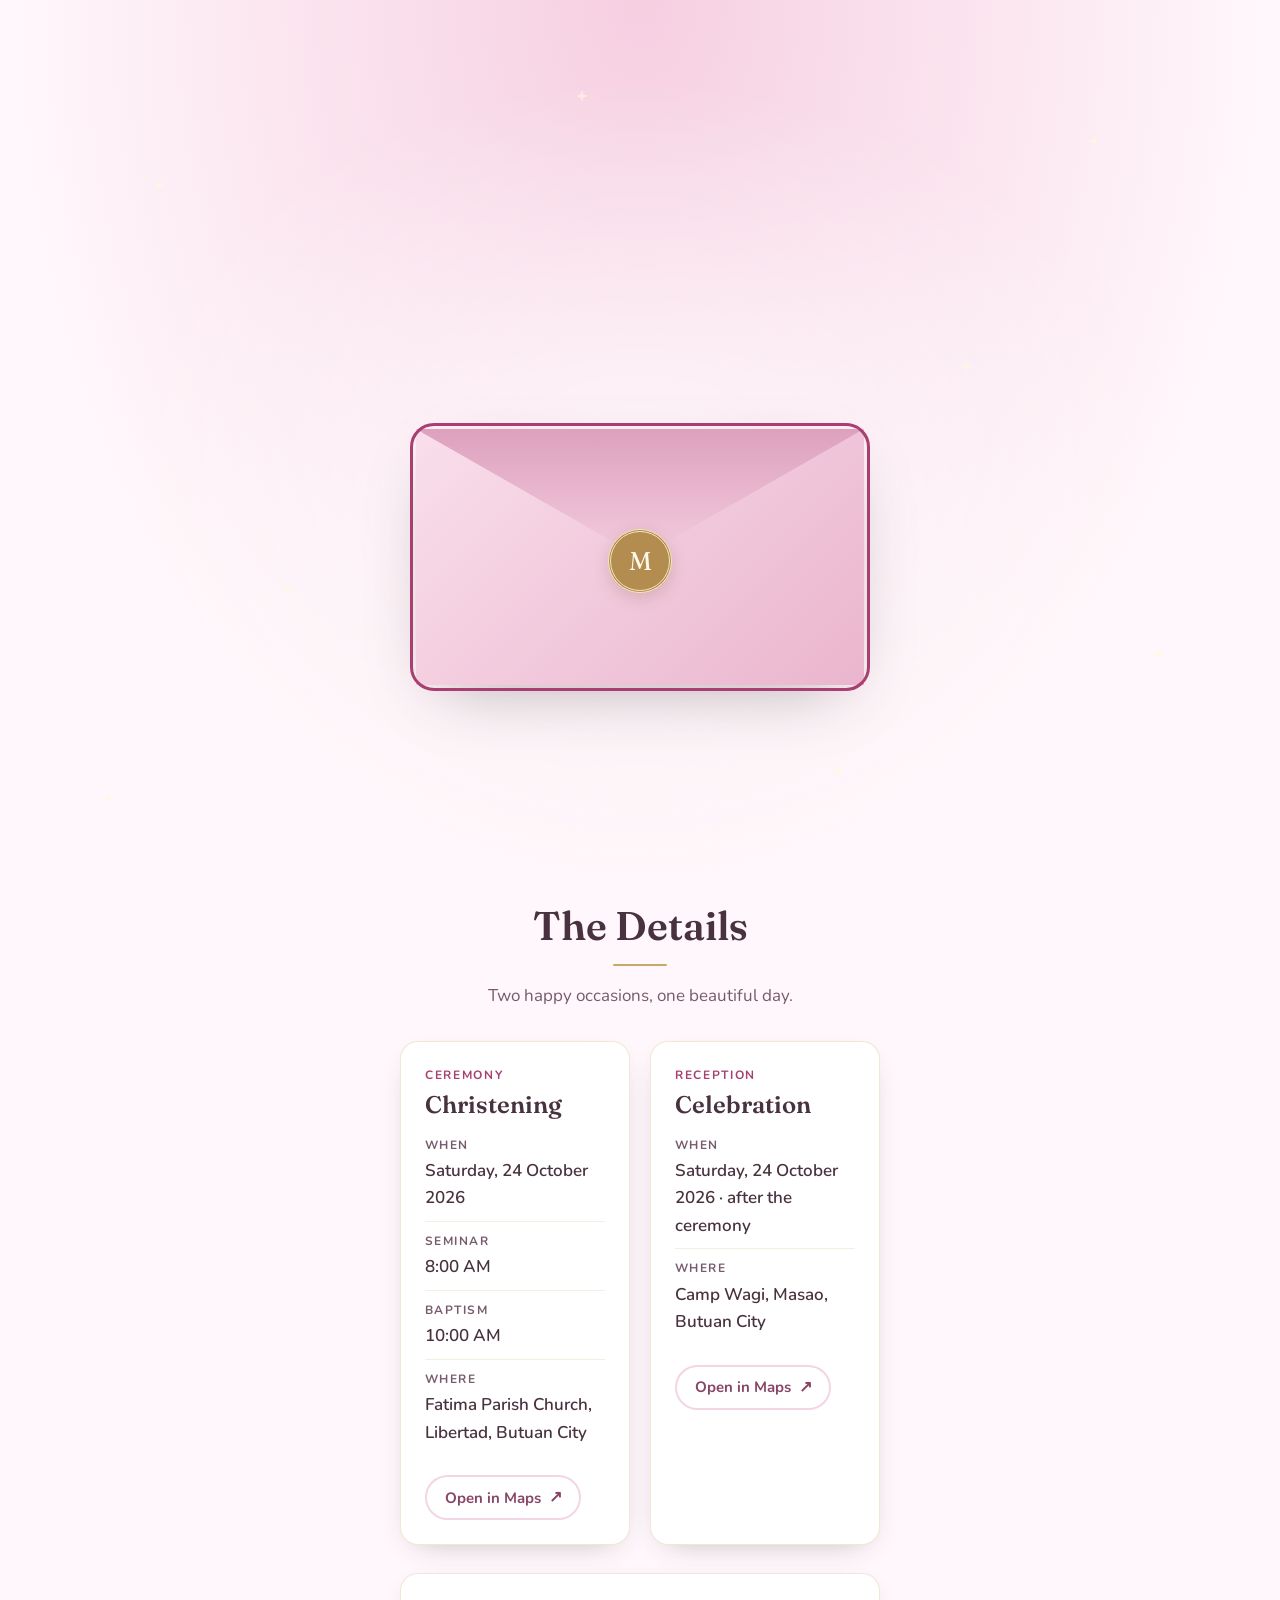
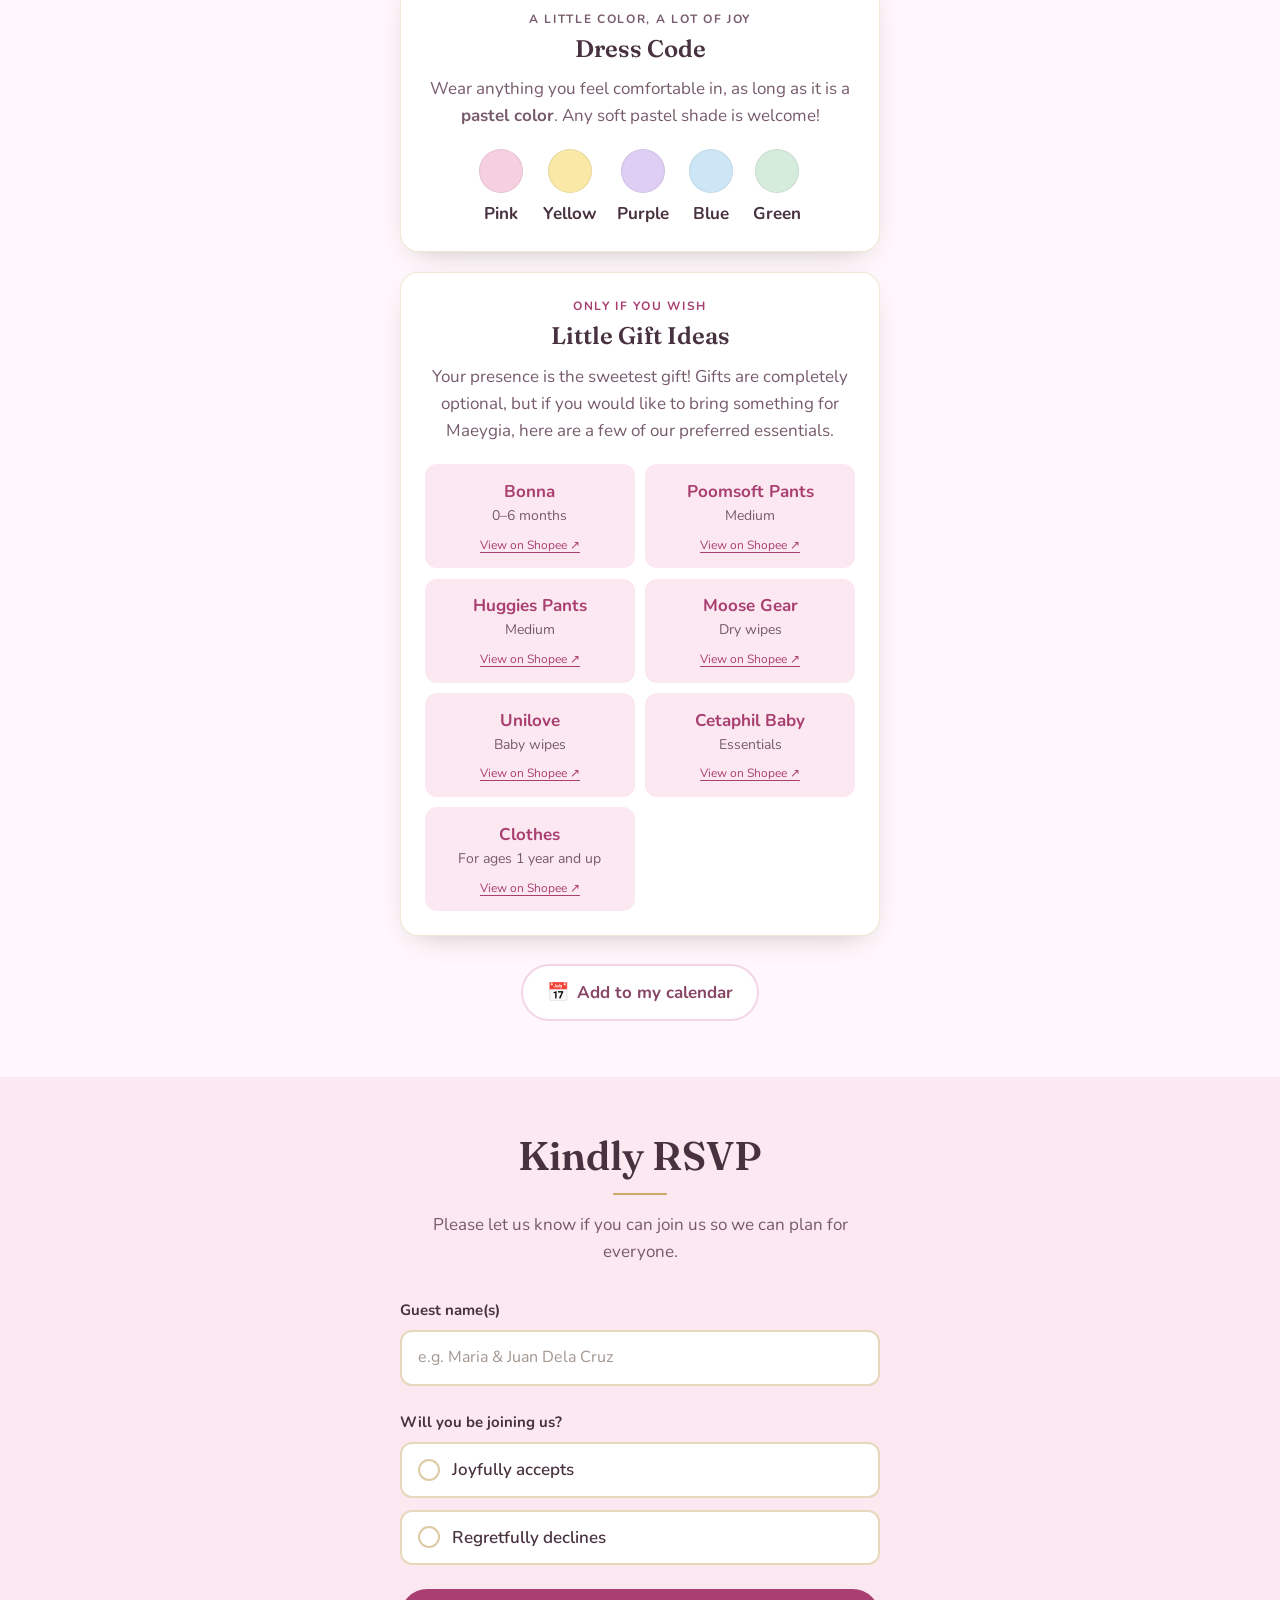
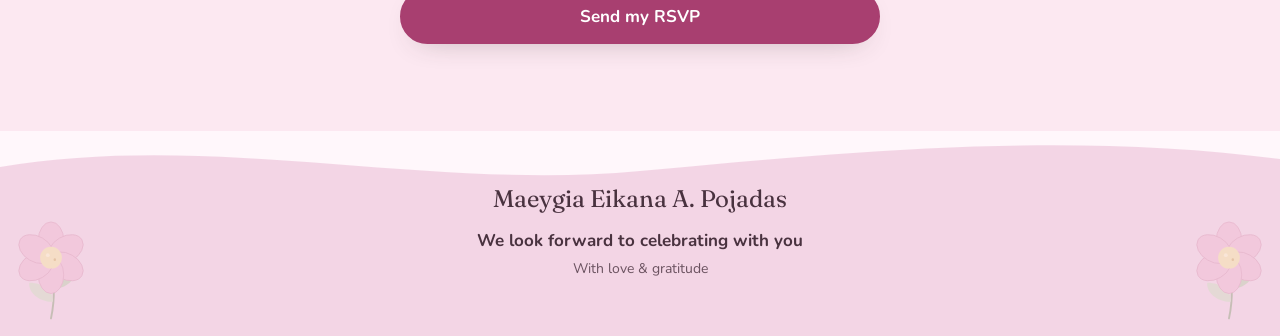
<file: index.html>
<!DOCTYPE html>
<html lang="en">
<head>
  <meta charset="utf-8">
  <meta name="viewport" content="width=device-width, initial-scale=1, viewport-fit=cover">
  <title>YOU ARE INVITED &mdash; Maeygia Eikana A. Pojadas &mdash; Christening</title>
  <meta name="description" content="You are warmly invited to the christening of Maeygia Eikana A. Pojadas on 24 October 2026 at Fatima Parish Church, with the reception at Camp Wagi, Masao, Butuan City. Please let us know if you can join us.">
  <meta name="theme-color" content="#fff7fb">
  <meta name="color-scheme" content="light">

  <link rel="canonical" href="https://maeygia.netlify.app/">
  <meta property="og:title" content="YOU ARE INVITED &mdash; Maeygia Eikana A. Pojadas &mdash; Christening">
  <meta property="og:description" content="24 October 2026 &middot; Fatima Parish Church &middot; Camp Wagi, Masao, Butuan City">
  <meta property="og:type" content="website">
  <meta property="og:url" content="https://maeygia.netlify.app/">
  <meta property="og:image" content="https://maeygia.netlify.app/images/preview-share-v3.jpg">
  <meta property="og:image:secure_url" content="https://maeygia.netlify.app/images/preview-share-v3.jpg">
  <meta property="og:image:type" content="image/jpeg">
  <meta property="og:image:width" content="1671">
  <meta property="og:image:height" content="941">
  <meta property="og:image:alt" content="Maeygia Eikana A. Pojadas christening invitation with her photo and pastel pink flowers">

  <link rel="preconnect" href="https://fonts.googleapis.com">
  <link rel="preconnect" href="https://fonts.gstatic.com" crossorigin>
  <link rel="stylesheet" href="https://fonts.googleapis.com/css2?family=Fraunces:opsz,wght@9..144,400;9..144,600&amp;family=Nunito:wght@400;600;700&amp;display=swap">
  <link rel="stylesheet" href="/css/styles.css?v=20260927-sticker">

</head>

<body>
  <a class="skip-link" href="#rsvp">Skip to RSVP</a>

  <header class="hero">
    <div class="hero__art" aria-hidden="true">
      <img class="flower flower--top-left" src="/images/flower.svg" alt="">
      <img class="flower flower--top-right" src="/images/flower.svg" alt="">
      <img class="flower flower--corner-left" src="/images/flower.svg" alt="">
      <img class="flower flower--corner-right" src="/images/flower.svg" alt="">
      <img class="flower flower--top-small-left" src="/images/flower.svg" alt="">
      <img class="flower flower--top-small-right" src="/images/flower.svg" alt="">
      <img class="flower flower--side-left" src="/images/flower.svg" alt="">
      <img class="flower flower--side-right" src="/images/flower.svg" alt="">
      <svg class="hero__blob" viewBox="0 0 200 200" role="presentation">
        <path fill="currentColor" d="M45.5,-59.5C56.6,-49.6,64.1,-35.1,66.8,-19.4C69.5,-3.7,67.4,13.2,59.7,26.4C52,39.6,38.7,49.1,25.2,55.3C11.7,61.5,-2,64.4,-12.9,58.6C-23.8,52.8,-31.9,38.3,-35.4,23.5C-38.9,8.7,-37.8,-6.4,-30.2,-19.3C-22.6,-32.2,-8.5,-42.9,5.6,-53.6C19.7,-64.3,34.4,-69.4,45.5,-59.5Z" transform="translate(100 100)"/>
      </svg>
      <svg class="hero__blob hero__blob--2" viewBox="0 0 200 200" role="presentation">
        <path fill="currentColor" d="M39.9,-51.3C50.7,-45.9,58.8,-34.8,63.9,-21.3C69,-7.8,71.1,8.3,66.3,21.4C61.5,34.5,49.8,44.6,37.3,50.3C24.8,56,11.5,57.3,0.3,52.4C-10.9,47.5,-20.1,36.4,-24.8,23.1C-29.5,9.8,-29.7,-5.6,-24.2,-18.2C-18.7,-30.8,-7.5,-40.6,3.7,-50.4C14.9,-60.2,29.1,-56.7,39.9,-51.3Z" transform="translate(100 100)"/>
      </svg>
      <svg class="sprig sprig--left" viewBox="0 0 120 240" role="presentation">
        <path fill="none" stroke="currentColor" stroke-width="2" stroke-linecap="round" d="M60 185V40"/>
        <path fill="none" stroke="currentColor" stroke-width="1.5" stroke-linecap="round" d="M60 170c-18-4-30-16-34-32M60 140c18-4 30-16 34-32M60 110c-18-4-30-16-34-32M60 80c18-4 30-16 34-32"/>
        <circle cx="60" cy="30" r="7" fill="currentColor" stroke="none"/>
      </svg>
      <svg class="sprig sprig--right" viewBox="0 0 120 240" role="presentation">
        <path fill="none" stroke="currentColor" stroke-width="2" stroke-linecap="round" d="M60 185V40"/>
        <path fill="none" stroke="currentColor" stroke-width="1.5" stroke-linecap="round" d="M60 170c18-4 30-16 34-32M60 140c-18-4-30-16-34-32M60 110c18-4 30-16 34-32M60 80c-18-4-30-16-34-32"/>
        <circle cx="60" cy="30" r="7" fill="currentColor" stroke="none"/>
      </svg>
    </div>

    <div class="hero__inner">
      <div class="hero__photo-wrap" data-photo>
        <div class="hero__portrait" role="img" aria-label="Maeygia Eikana A. Pojadas smiling">
        <img class="hero__photo hero__photo--first"
             src="/images/baby.png"
             alt=""
             width="200"
             height="200"
             decoding="async"
             fetchpriority="high">
         <img class="hero__photo hero__photo--second" src="/images/baby1.png"
              alt="" width="200" height="200" decoding="async">
         <img class="hero__photo hero__photo--third" src="/images/baby3.png"
              alt="" width="200" height="200" decoding="async">
         <img class="hero__photo hero__photo--fourth" src="/images/baby4.png"
              alt="" width="200" height="200" decoding="async">
         </div>
      </div>

      <p class="hero__eyebrow">Together with our families, we joyfully announce the christening of</p>
      <h1 class="hero__name">Maeygia<span class="hero__name-break"> </span>Eikana A. Pojadas</h1>
      <p class="hero__hosts">with the love of our parents</p>

      <p class="hero__date">
        <span>Saturday, 24 October 2026</span>
        <span class="hero__dot" aria-hidden="true">&middot;</span>
        <span>Seminar: 8:00 AM</span>
        <span class="hero__dot" aria-hidden="true">&middot;</span>
        <span>Baptism: 10:00 AM</span>
      </p>

      <a class="btn btn--primary hero__cta" href="#details">View the details</a>
    </div>

    <svg class="hero__wave" viewBox="0 0 1440 120" preserveAspectRatio="none" role="presentation" aria-hidden="true">
      <path fill="currentColor" d="M0,64 C240,120 480,0 720,40 C960,80 1200,120 1440,72 L1440,120 L0,120 Z"/>
    </svg>
  </header>

  <div class="intro-stage" id="intro-stage">
    <main>
      <section class="section" id="details" aria-labelledby="details-heading">
        <h2 class="section__title" id="details-heading">The Details</h2>
        <p class="section__lede">Two happy occasions, one beautiful day.</p>

        <div class="cards">
          <article class="card" data-reveal>
            <p class="card__eyebrow">Ceremony</p>
            <h3 class="card__title">Christening</h3>
            <dl class="card__meta">
              <div class="card__row">
                <dt>When</dt>
                <dd>Saturday, 24 October 2026</dd>
              </div>
              <div class="card__row">
                <dt>Seminar</dt>
                <dd>8:00 AM</dd>
              </div>
              <div class="card__row">
                <dt>Baptism</dt>
                <dd>10:00 AM</dd>
              </div>
              <div class="card__row">
                <dt>Where</dt>
                <dd>Fatima Parish Church, Libertad, Butuan City</dd>
              </div>
            </dl>
            <a class="btn btn--ghost"
               href="https://www.google.com/maps/search/?api=1&amp;query=Fatima+Parish+Church+Butuan+City"
               target="_blank" rel="noopener noreferrer">
              Open in Maps
              <span class="btn__icon" aria-hidden="true">&nearr;</span>
            </a>
          </article>

          <article class="card" data-reveal>
            <p class="card__eyebrow">Reception</p>
            <h3 class="card__title">Celebration</h3>
            <dl class="card__meta">
              <div class="card__row">
                <dt>When</dt>
                <dd>Saturday, 24 October 2026 &middot; after the ceremony</dd>
              </div>
              <div class="card__row">
                <dt>Where</dt>
                <dd>Camp Wagi, Masao, Butuan City</dd>
              </div>
            </dl>
            <a class="btn btn--ghost"
               href="https://www.google.com/maps/search/?api=1&amp;query=Camp+Wagi+Masao+Butuan+City"
               target="_blank" rel="noopener noreferrer">
              Open in Maps
              <span class="btn__icon" aria-hidden="true">&nearr;</span>
            </a>
          </article>
        </div>

        <article class="card dress-code" aria-labelledby="dress-code-heading">
          <p class="card__eyebrow">A little color, a lot of joy</p>
          <h3 class="card__title" id="dress-code-heading">Dress Code</h3>
          <p>Wear anything you feel comfortable in, as long as it is a <strong>pastel color</strong>. Any soft pastel shade is welcome!</p>
          <ul class="dress-code__colors" aria-label="Examples of pastel colors; any pastel shade is welcome">
            <li><span style="background: #f6cfe1" aria-hidden="true"></span>Pink</li>
            <li><span style="background: #f9e8a6" aria-hidden="true"></span>Yellow</li>
            <li><span style="background: #dfcef3" aria-hidden="true"></span>Purple</li>
            <li><span style="background: #cde6f5" aria-hidden="true"></span>Blue</li>
            <li><span style="background: #d5ebdb" aria-hidden="true"></span>Green</li>
          </ul>
        </article>
        <article class="card gift-guide" aria-labelledby="gift-heading">
          <p class="card__eyebrow">Only if you wish</p>
          <h3 class="card__title" id="gift-heading">Little Gift Ideas</h3>
          <p class="gift-guide__note">Your presence is the sweetest gift! Gifts are completely optional, but if you would like to bring something for Maeygia, here are a few of our preferred essentials.</p>
          <ul class="gift-guide__list">
            <li><a href="https://s.shopee.ph/5q8UxzbC09" target="_blank" rel="noopener noreferrer"><strong>Bonna</strong><span>0&ndash;6 months</span><span class="gift-guide__shop">View on Shopee &nearr;</span></a></li>
            <li><a href="https://s.shopee.ph/BU8DjMcb4" target="_blank" rel="noopener noreferrer"><strong>Poomsoft Pants</strong><span>Medium</span><span class="gift-guide__shop">View on Shopee &nearr;</span></a></li>
            <li><a href="https://s.shopee.ph/1qcMCpY1vH" target="_blank" rel="noopener noreferrer"><strong>Huggies Pants</strong><span>Medium</span><span class="gift-guide__shop">View on Shopee &nearr;</span></a></li>
            <li><a href="https://s.shopee.ph/5q8UyE54wq" target="_blank" rel="noopener noreferrer"><strong>Moose Gear</strong><span>Dry wipes</span><span class="gift-guide__shop">View on Shopee &nearr;</span></a></li>
            <li><a href="https://s.shopee.ph/9pedjdVk76" target="_blank" rel="noopener noreferrer"><strong>Unilove</strong><span>Baby wipes</span><span class="gift-guide__shop">View on Shopee &nearr;</span></a></li>
            <li><a href="https://s.shopee.ph/gQOorTUUg" target="_blank" rel="noopener noreferrer"><strong>Cetaphil Baby</strong><span>Essentials</span><span class="gift-guide__shop">View on Shopee &nearr;</span></a></li>
            <li><a href="https://s.shopee.ph/1BMfPpIKf5" target="_blank" rel="noopener noreferrer"><strong>Clothes</strong><span>For ages 1 year and up</span><span class="gift-guide__shop">View on Shopee &nearr;</span></a></li>
          </ul>
        </article>
        <p class="calendar-cta">
          <a class="btn btn--soft" href="/invite.ics" download="maeygia-christening.ics">
            <span class="btn__icon" aria-hidden="true">&#128197;</span>
            Add to my calendar
          </a>
        </p>
      </section>

      <section class="section section--tint" id="rsvp" aria-labelledby="rsvp-heading">
        <h2 class="section__title" id="rsvp-heading">Kindly RSVP</h2>
        <p class="section__lede">
          Please let us know if you can join us so we can plan for everyone.
        </p>

        <div class="form-wrap">
          <form name="christening-rsvp"
                id="rsvp-form"
                method="POST"
                action="/success.html"
                data-netlify="true"
                netlify-honeypot="bot-field"
                novalidate>
            <input type="hidden" name="form-name" value="christening-rsvp">

            <p class="honeypot">
              <label>Leave this field empty <input name="bot-field" tabindex="-1" autocomplete="off"></label>
            </p>

            <div class="field">
              <label class="field__label" for="rsvp-name">Guest name(s)</label>
              <input class="field__input"
                     id="rsvp-name"
                     name="guest-name"
                     type="text"
                     autocomplete="name"
                     maxlength="80"
                     required
                     placeholder="e.g. Maria &amp; Juan Dela Cruz">
              <p class="field__error" data-error-for="rsvp-name" hidden>Please tell us your name.</p>
            </div>

            <fieldset class="field field--choice">
              <legend class="field__label">Will you be joining us?</legend>
              <div class="choices">
                <label class="choice">
                  <input type="radio" name="attending" value="yes" required>
                  <span class="choice__box">
                    <span class="choice__mark" aria-hidden="true"></span>
                    Joyfully accepts
                  </span>
                </label>
                <label class="choice">
                  <input type="radio" name="attending" value="no" required>
                  <span class="choice__box">
                    <span class="choice__mark" aria-hidden="true"></span>
                    Regretfully declines
                  </span>
                </label>
              </div>
              <p class="field__error" data-error-for="attending" hidden>Please choose one.</p>
            </fieldset>

            <button class="btn btn--primary btn--block" type="submit" id="rsvp-submit">Send my RSVP</button>

            <p class="form-status" id="form-status" role="status" aria-live="polite"></p>
          </form>


          <div class="panel panel--thanks" id="rsvp-thanks" hidden>
            <span class="panel__mark" aria-hidden="true">&#10003;</span>
            <h3 class="panel__title">Thank you!</h3>
            <p class="panel__body" id="thanks-message">Your RSVP has been received.</p>
          </div>
        </div>
      </section>
    </main>

    <footer class="footer">
      <img class="flower flower--footer-left" src="/images/flower.svg" alt="" aria-hidden="true">
      <img class="flower flower--footer-right" src="/images/flower.svg" alt="" aria-hidden="true">
      <svg class="footer__wave" viewBox="0 0 1440 120" preserveAspectRatio="none" role="presentation" aria-hidden="true">
        <path fill="currentColor" d="M0,72 C240,0 480,120 720,80 C960,40 1200,0 1440,56 L1440,0 L0,0 Z"/>
      </svg>
      <p class="footer__name">Maeygia Eikana A. Pojadas</p>
      <p class="footer__note">We look forward to celebrating with you</p>
      <p class="footer__meta">With love &amp; gratitude</p>
    </footer>
  </div>

  <a class="sticky-rsvp" href="#rsvp" data-sticky-rsvp hidden>RSVP</a>

  <div class="petals" aria-hidden="true">
    <span class="petal" style="--x:8%;  --size:14px; --dur:27s; --delay:-3s;  --drift:52px; --tint-rgb:246,217,214"></span>
    <span class="petal" style="--x:92%; --size:11px; --dur:31s; --delay:-17s; --drift:-38px; --tint-rgb:214,160,150"></span>
    <span class="petal" style="--x:18%; --size:17px; --dur:24s; --delay:-9s;  --drift:64px; --tint-rgb:246,217,214"></span>
    <span class="petal" style="--x:82%; --size:13px; --dur:29s; --delay:-21s; --drift:-56px; --tint-rgb:200,214,196"></span>
    <span class="petal" style="--x:30%; --size:10px; --dur:34s; --delay:-13s; --drift:44px; --tint-rgb:232,214,180"></span>
    <span class="petal" style="--x:70%; --size:15px; --dur:26s; --delay:-6s;  --drift:-48px; --tint-rgb:246,217,214"></span>
    <span class="petal" style="--x:50%; --size:12px; --dur:30s; --delay:-25s; --drift:70px; --tint-rgb:214,160,150"></span>
    <span class="petal" style="--x:62%; --size:16px; --dur:28s; --delay:-11s; --drift:-66px; --tint-rgb:246,217,214"></span>
    <span class="petal" style="--x:40%; --size:11px; --dur:33s; --delay:-19s; --drift:40px; --tint-rgb:200,214,196"></span>
    <span class="petal" style="--x:95%; --size:14px; --dur:25s; --delay:-2s;  --drift:-34px; --tint-rgb:232,214,180"></span>
  </div>

  <div class="envelope" id="envelope" role="dialog" aria-modal="true"
       aria-label="An invitation from Maeygia" hidden>
    <div class="envelope__ambience" aria-hidden="true">
      <span style="--x:12%; --y:20%; --delay:-1s"></span>
      <span style="--x:85%; --y:15%; --delay:-4s"></span>
      <span style="--x:22%; --y:65%; --delay:-2s"></span>
      <span style="--x:90%; --y:72%; --delay:-6s"></span>
      <span style="--x:45%; --y:10%; --delay:-3s"></span>
      <span style="--x:65%; --y:85%; --delay:-5s"></span>
      <span style="--x:8%; --y:88%; --delay:-7s"></span>
      <span style="--x:75%; --y:40%; --delay:0s"></span>
    </div>
    <div class="envelope__shell">
      <div class="envelope__burst" aria-hidden="true">
        <span style="--angle:0deg"></span><span style="--angle:45deg"></span>
        <span style="--angle:90deg"></span><span style="--angle:135deg"></span>
        <span style="--angle:180deg"></span><span style="--angle:225deg"></span>
        <span style="--angle:270deg"></span><span style="--angle:315deg"></span>
      </div>
      <button class="envelope__open" id="envelope-open" type="button" aria-label="Open invitation"></button>
      <div class="envelope__back" aria-hidden="true"></div>
      <div class="envelope__flap envelope__flap--top" aria-hidden="true"></div>
      <div class="envelope__flap envelope__flap--left" aria-hidden="true"></div>
      <div class="envelope__flap envelope__flap--right" aria-hidden="true"></div>
      <div class="envelope__card">
        <div class="card__portrait" role="img" aria-label="Maeygia Eikana A. Pojadas smiling">
          <img class="card__photo card__photo--first" src="/images/baby.png"
               alt="" width="200" height="200" decoding="async">
          <img class="card__photo card__photo--second" src="/images/baby1.png"
               alt="" width="200" height="200" decoding="async">
          <img class="card__photo card__photo--third" src="/images/baby3.png"
               alt="" width="200" height="200" decoding="async">
          <img class="card__photo card__photo--fourth" src="/images/baby4.png"
               alt="" width="200" height="200" decoding="async">
        </div>
        <p class="card__eyebrow">A little invitation, just for you</p>
        <h2 class="card__message" id="card-message"
            aria-label="Hi, I am Maeygia. Can you be my ninang/ninong?">
          <span id="card-typed" aria-hidden="true">Hi, I am Maeygia. Can you be my ninang/ninong?</span>
        </h2>
        <div class="card__choices">
          <button class="btn btn--primary" id="card-yes" type="button">Yes</button>
          <button class="btn btn--ghost" id="card-no" type="button">No</button>
        </div>
        <p class="card__nudge" id="card-nudge" role="status" aria-live="polite"></p>
      </div>
    </div>
  </div>

  <aside class="baby-sticker" id="baby-sticker" aria-label="A little greeting from Maeygia" hidden>
    <button class="baby-sticker__close" type="button" aria-label="Close baby sticker">&times;</button>
    <p class="baby-sticker__message">See you at my christening! <span aria-hidden="true">&#9825;</span></p>
    <img src="/images/baby2.png" alt="Maeygia in her blue outfit" width="1085" height="1450" decoding="async" loading="lazy">
  </aside>
  <script src="/js/intro.js?v=20260927-recording" defer></script>
  <script src="/js/main.js?v=20260927-sticker" defer></script>
</body>
</html>
</file>
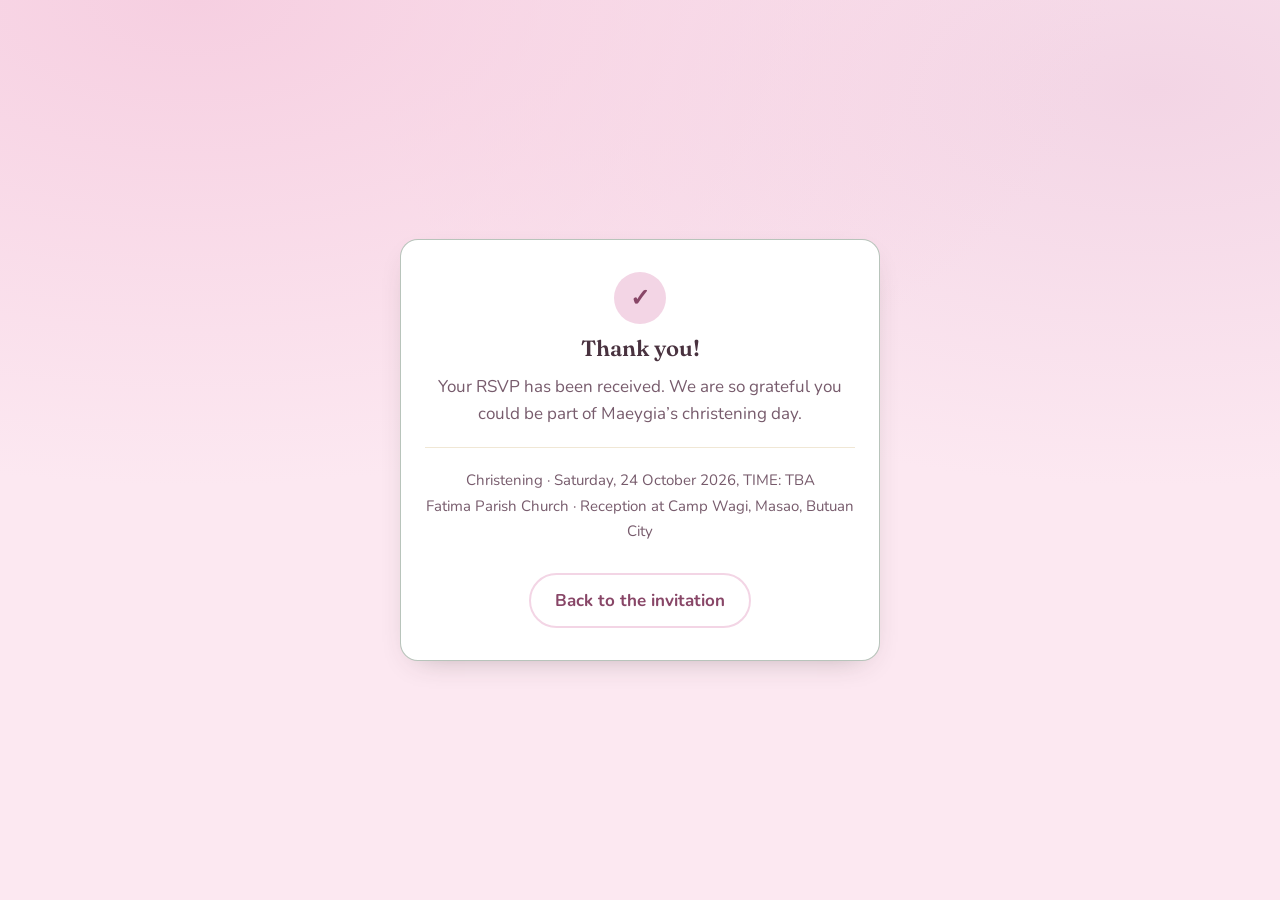
<file: success.html>
<!DOCTYPE html>
<html lang="en">
<head>
  <meta charset="utf-8">
  <meta name="viewport" content="width=device-width, initial-scale=1, viewport-fit=cover">
  <title>Thank you &mdash; Maeygia Eikana A. Pojadas</title>
  <meta name="description" content="Your RSVP for the christening of Maeygia Eikana A. Pojadas has been received.">
  <meta name="theme-color" content="#FFF9F5">
  <meta name="color-scheme" content="light">
  <meta name="robots" content="noindex">
  <link rel="preconnect" href="https://fonts.googleapis.com">
  <link rel="preconnect" href="https://fonts.gstatic.com" crossorigin>
  <link rel="stylesheet" href="https://fonts.googleapis.com/css2?family=Fraunces:opsz,wght@9..144,400;9..144,600&amp;family=Nunito:wght@400;600;700&amp;display=swap">
  <link rel="stylesheet" href="/css/styles.css?v=20260927-sticker">
</head>

<body>
  <main class="success">
    <div class="success__card panel panel--thanks">
      <span class="panel__mark" aria-hidden="true">&#10003;</span>
      <h1 class="panel__title">Thank you!</h1>
      <p class="panel__body">
        Your RSVP has been received. We are so grateful you could be part of
        Maeygia&rsquo;s christening day.
      </p>
      <p class="success__meta">
        Christening &middot; Saturday, 24 October 2026, TIME: TBA<br>
        Fatima Parish Church &middot; Reception at Camp Wagi, Masao, Butuan City
      </p>
      <a class="btn btn--soft" href="/">Back to the invitation</a>
    </div>
  </main>

  <style>
    .success {
      min-height: 100vh;
      min-height: 100dvh;
      display: flex;
      align-items: center;
      justify-content: center;
      padding: 2rem 1.25rem;
      background:
        radial-gradient(120% 90% at 15% 0%, var(--blush) 0%, rgba(246, 217, 214, 0) 60%),
        radial-gradient(110% 80% at 90% 10%, var(--sage) 0%, rgba(220, 230, 218, 0) 55%),
        var(--tint);
    }
    .success__card { max-width: 30rem; }
    .success__meta {
      margin: 1.25rem 0 1.75rem;
      font-size: 0.9375rem;
      line-height: 1.7;
      color: var(--ink-soft);
      padding-top: 1.25rem;
      border-top: 1px solid rgba(201, 169, 106, 0.28);
    }
  </style>
</body>
</html>
</file>
<file: css/styles.css>
:root {
  --bg: #fff7fb;
  --surface: #ffffff;
  --tint: #fce8f1;

  --ink: #49323f;
  --ink-soft: #775b6c;

  --blush: #f6cfe1;
  --rose: #a83f70;
  --sage: #f3d5e5;
  --sage-deep: #884667;
  --hairline: #c9a96a;

  --font-display: "Fraunces", "Iowan Old Style", "Palatino Linotype", Georgia, serif;
  --font-body: "Nunito", -apple-system, BlinkMacSystemFont, "Segoe UI", Roboto, Helvetica, Arial, sans-serif;

  --radius: 18px;
  --radius-sm: 12px;
  --shadow: 0 10px 30px -18px rgba(58, 51, 48, 0.45);

  --gutter: 1.25rem;
  --measure: 34rem;
}


*,
*::before,
*::after { box-sizing: border-box; }

html {
  -webkit-text-size-adjust: 100%;
  scroll-behavior: smooth;
  scroll-padding-top: 1.5rem;
}

body {
  margin: 0;
  background: var(--bg);
  color: var(--ink);
  font-family: var(--font-body);
  font-size: clamp(1rem, 0.96rem + 0.2vw, 1.0625rem);
  line-height: 1.6;
  -webkit-font-smoothing: antialiased;
  overflow-x: hidden;
}

img,
svg { display: block; max-width: 100%; }

h1, h2, h3 {
  font-family: var(--font-display);
  font-weight: 600;
  line-height: 1.15;
  margin: 0;
  text-wrap: balance;
}

p { margin: 0; }

a { color: var(--sage-deep); }

:focus-visible {
  outline: 3px solid var(--rose);
  outline-offset: 3px;
  border-radius: 4px;
}

.skip-link {
  position: absolute;
  left: -9999px;
  top: 0;
  z-index: 100;
  padding: 0.75rem 1rem;
  background: var(--surface);
  border-radius: 0 0 var(--radius-sm) 0;
  font-weight: 700;
}
.skip-link:focus {
  left: 0;
}


.btn {
  --btn-bg: transparent;
  --btn-fg: var(--ink);
  --btn-bd: transparent;
  display: inline-flex;
  align-items: center;
  justify-content: center;
  gap: 0.5rem;
  min-height: 48px;
  padding: 0.75rem 1.5rem;
  border: 2px solid var(--btn-bd);
  border-radius: 999px;
  background: var(--btn-bg);
  color: var(--btn-fg);
  font: inherit;
  font-weight: 700;
  text-decoration: none;
  cursor: pointer;
  transition: transform 0.18s ease, box-shadow 0.18s ease, background-color 0.18s ease;
}
.btn:hover { transform: translateY(-2px); }
.btn:active { transform: translateY(0); }

.btn--primary {
  --btn-bg: var(--rose);
  --btn-fg: #fff;
  --btn-bd: var(--rose);
  box-shadow: var(--shadow);
}
.btn--primary:hover { --btn-bg: #91335f; }

.btn--soft {
  --btn-bg: var(--surface);
  --btn-fg: var(--sage-deep);
  --btn-bd: var(--sage);
}

.btn--ghost {
  --btn-bg: transparent;
  --btn-fg: var(--sage-deep);
  --btn-bd: var(--sage);
  min-height: 44px;
  padding: 0.5rem 1.1rem;
  font-size: 0.9375rem;
}

.btn--block { width: 100%; }
.btn__icon { font-size: 1.05em; }

.btn[disabled],
.btn[aria-disabled="true"] {
  opacity: 0.6;
  cursor: progress;
  transform: none;
}


.hero {
  position: relative;
  isolation: isolate;
  background:
    radial-gradient(120% 90% at 15% 0%, var(--blush) 0%, rgba(246, 217, 214, 0) 60%),
    radial-gradient(110% 80% at 90% 10%, var(--sage) 0%, rgba(220, 230, 218, 0) 55%),
    var(--tint);
  padding: 3.5rem var(--gutter) 4.5rem;
  text-align: center;
  overflow: hidden;
}

.hero__inner {
  position: relative;
  z-index: 2;
  max-width: var(--measure);
  margin: 0 auto;
}

.hero__photo-wrap {
  display: flex;
  justify-content: center;
  margin-bottom: clamp(1.25rem, 3vw, 1.9rem);
}

.hero__portrait {
  position: relative;
  --photo-size: clamp(9.5rem, 42vw, 12.5rem);
  width: var(--photo-size);
  height: var(--photo-size);
  overflow: visible;
  object-fit: cover;
  border-radius: 50%;
  background: var(--tint);
  box-shadow:
    0 0 0 4px var(--bg),
    0 0 0 5.5px rgba(201, 169, 106, 0.55),
    0 16px 34px -16px rgba(58, 51, 48, 0.5);
}
.hero__photo { position: absolute; inset: 0; width: 100%; height: 100%; object-fit: cover; border-radius: 50%; }
.hero__photo--second,
.hero__photo--third,
.hero__photo--fourth { opacity: 0; }

@media (prefers-reduced-motion: no-preference) {
  .is-portrait-ready .hero__portrait { animation: photo-in 0.9s ease both; }
  .is-portrait-ready .hero__photo--first { animation: expression-first 16s ease infinite; }
  .is-portrait-ready .hero__photo--second { animation: expression-second 16s ease infinite; }
  .is-portrait-ready .hero__photo--third { animation: expression-third 16s ease infinite; }
  .is-portrait-ready .hero__photo--fourth { animation: expression-fourth 16s ease infinite; }
}

@keyframes photo-in {
  from { opacity: 0; transform: translateY(14px) scale(0.94); }
  to   { opacity: 1; transform: none; }
}

@media print {
  .hero__portrait {
    --photo-size: 1.6in;
    box-shadow: 0 0 0 3px #999;
  }
}

.hero__eyebrow {
  font-size: 0.9375rem;
  letter-spacing: 0.02em;
  color: var(--ink-soft);
  margin-bottom: 1rem;
}

.hero__name {
  font-size: clamp(2.35rem, 1.5rem + 5.2vw, 4.5rem);
  color: var(--ink);
}
.hero__name:focus { outline: none; }

.hero__hosts {
  margin-top: 1rem;
  font-size: 1rem;
  color: var(--ink-soft);
  font-style: italic;
}

.hero__date {
  margin: 1.75rem 0 2rem;
  display: flex;
  flex-wrap: wrap;
  justify-content: center;
  gap: 0.5rem;
  font-family: var(--font-display);
  font-size: clamp(1.05rem, 0.95rem + 0.6vw, 1.375rem);
  color: var(--sage-deep);
}
.hero__dot { color: var(--hairline); }

.hero__wave {
  position: absolute;
  left: 0;
  right: 0;
  bottom: -1px;
  width: 100%;
  height: 60px;
  color: var(--bg);
  z-index: 1;
}

.hero__art {
  position: absolute;
  inset: 0;
  z-index: 0;
  pointer-events: none;
}
.hero__blob {
  position: absolute;
  width: 46vmax;
  color: rgba(255, 255, 255, 0.5);
  top: -14vmax;
  left: -18vmax;
}
.hero__blob--2 {
  top: 6vmax;
  left: auto;
  right: -20vmax;
  color: rgba(255, 255, 255, 0.35);
  width: 38vmax;
}
.sprig {
  position: absolute;
  bottom: 4.5rem;
  width: 60px;
  color: var(--sage-deep);
  opacity: 0.35;
  transform-origin: 50% 100%;
}
.sprig--left { left: 4%; }
.sprig--right { right: 4%; }

@media (prefers-reduced-motion: no-preference) {
  .sprig {
    animation: sway 7s ease-in-out infinite alternate;
  }
  .sprig--right { animation-duration: 8.5s; animation-delay: -3s; }
}

@keyframes sway {
  from { transform: rotate(-3.5deg); }
  to   { transform: rotate(3.5deg); }
}


.petals {
  position: fixed;
  inset: 0;
  z-index: 15;
  overflow: hidden;
  pointer-events: none;
}

.petal {
  position: absolute;
  top: 0;
  left: var(--x, 50%);
  width: var(--size, 13px);
  height: calc(var(--size, 13px) * 1.35);
  margin-top: -6vh;
  border-radius: 60% 0 60% 0;
  background: rgba(var(--tint-rgb, 246, 217, 214), 0.85);
  box-shadow: 0 1px 2px rgba(58, 51, 48, 0.08);
  will-change: transform, opacity;
}

@media (prefers-reduced-motion: no-preference) {
  .petal {
    animation: petal-fall var(--dur, 26s) linear var(--delay, 0s) infinite;
  }
}

@keyframes petal-fall {
  0% {
    transform: translate3d(0, -8vh, 0) rotate(0deg);
    opacity: 0;
  }
  10% { opacity: 0.9; }
  30% { transform: translate3d(calc(var(--drift, 40px) * 0.7), 27.4vh, 0) rotate(160deg); }
  55% { transform: translate3d(calc(var(--drift, 40px) * -0.6), 56.9vh, 0) rotate(330deg); }
  80% { transform: translate3d(calc(var(--drift, 40px) * 0.8), 86.4vh, 0) rotate(500deg); }
  92% { opacity: 0.75; }
  100% {
    transform: translate3d(calc(var(--drift, 40px) * -0.2), 110vh, 0) rotate(680deg);
    opacity: 0;
  }
}

@media (max-width: 640px) {
  .petal:nth-child(n + 7) { display: none; }
}


.section {
  max-width: var(--measure);
  margin: 0 auto;
  padding: 3.5rem var(--gutter);
}
.section--tint {
  max-width: none;
  background: var(--tint);
  padding-inline: max(var(--gutter), calc((100% - var(--measure)) / 2 + var(--gutter)));
  padding-block: 3.5rem;
}

.section__title {
  font-size: clamp(1.75rem, 1.4rem + 1.6vw, 2.5rem);
  text-align: center;
}
.section__title::after {
  content: "";
  display: block;
  width: 54px;
  height: 2px;
  margin: 0.9rem auto 0;
  background: var(--hairline);
  border-radius: 2px;
}
.section__lede {
  margin: 1rem 0 2rem;
  text-align: center;
  color: var(--ink-soft);
}


.cards {
  display: grid;
  gap: 1.25rem;
}

.card {
  background: var(--surface);
  border: 1px solid rgba(201, 169, 106, 0.28);
  border-radius: var(--radius);
  padding: 1.5rem;
  box-shadow: var(--shadow);
}

.card__eyebrow {
  font-size: 0.75rem;
  font-weight: 700;
  letter-spacing: 0.14em;
  text-transform: uppercase;
  color: var(--rose);
  margin-bottom: 0.35rem;
}
.card__title { font-size: 1.5rem; }

.card__meta { margin: 1.1rem 0 1.25rem; }
.card__row { padding: 0.6rem 0; border-top: 1px solid rgba(201, 169, 106, 0.2); }
.card__row:first-child { border-top: 0; padding-top: 0; }
.card__row dt {
  font-size: 0.75rem;
  font-weight: 700;
  letter-spacing: 0.12em;
  text-transform: uppercase;
  color: var(--ink-soft);
}
.card__row dd { margin: 0.15rem 0 0; font-weight: 600; }

.calendar-cta {
  margin-top: 1.75rem;
  text-align: center;
}

@media (prefers-reduced-motion: no-preference) {
  [data-reveal].is-revealed { animation: card-reveal 0.6s ease both; }
}
@keyframes card-reveal {
  from { opacity: 0; transform: translateY(18px); }
  to { opacity: 1; transform: none; }
}


.form-wrap { max-width: 30rem; margin: 0 auto; }

.field { border: 0; padding: 0; margin: 0 0 1.5rem; }

.field__label {
  display: block;
  font-weight: 700;
  font-size: 0.9375rem;
  margin-bottom: 0.5rem;
  padding: 0;
}

.field__input {
  width: 100%;
  min-height: 52px;
  padding: 0.85rem 1rem;
  font: inherit;
  font-size: 16px;
  color: var(--ink);
  background: var(--surface);
  border: 2px solid rgba(201, 169, 106, 0.45);
  border-radius: var(--radius-sm);
  transition: border-color 0.18s ease, box-shadow 0.18s ease;
}
.field__input::placeholder { color: #a2968f; }
.field__input:focus {
  border-color: var(--sage-deep);
  box-shadow: 0 0 0 4px rgba(79, 107, 85, 0.16);
}
.field__input[aria-invalid="true"] { border-color: var(--rose); }

.field__error {
  margin-top: 0.5rem;
  font-size: 0.875rem;
  font-weight: 700;
  color: var(--rose);
}
.field__error[hidden] { display: none; }

.choices { display: grid; gap: 0.75rem; }

.choice { position: relative; display: block; cursor: pointer; }
.choice input {
  position: absolute;
  width: 1px;
  height: 1px;
  opacity: 0;
}
.choice__box {
  display: flex;
  align-items: center;
  gap: 0.75rem;
  min-height: 52px;
  padding: 0.75rem 1rem;
  background: var(--surface);
  border: 2px solid rgba(201, 169, 106, 0.45);
  border-radius: var(--radius-sm);
  font-weight: 600;
  transition: border-color 0.18s ease, background-color 0.18s ease;
}
.choice__mark {
  flex: 0 0 auto;
  width: 22px;
  height: 22px;
  border: 2px solid rgba(201, 169, 106, 0.6);
  border-radius: 50%;
  background: var(--surface);
  transition: border-color 0.18s ease, background-color 0.18s ease;
}
.choice:hover .choice__box { border-color: var(--sage-deep); }
.choice input:checked + .choice__box {
  border-color: var(--sage-deep);
  background: var(--sage);
}
.choice input:checked + .choice__box .choice__mark {
  border-color: var(--sage-deep);
  background: radial-gradient(circle, var(--sage-deep) 0 6px, transparent 6px);
}
.choice input:focus-visible + .choice__box {
  outline: 3px solid var(--rose);
  outline-offset: 3px;
}

.form-status {
  margin-top: 0.75rem;
  text-align: center;
  font-weight: 600;
  color: var(--ink-soft);
  min-height: 1.2em;
}

.honeypot {
  position: absolute;
  width: 1px;
  height: 1px;
  overflow: hidden;
  clip: rect(0 0 0 0);
  clip-path: inset(50%);
  white-space: nowrap;
}


.panel {
  background: var(--surface);
  border: 1px solid rgba(201, 169, 106, 0.28);
  border-radius: var(--radius);
  box-shadow: var(--shadow);
  padding: 2rem 1.5rem;
  text-align: center;
}
.panel[hidden] { display: none; }
.panel__title { font-size: 1.375rem; }
.panel__body { margin-top: 0.75rem; color: var(--ink-soft); }

.panel--thanks { border-color: rgba(79, 107, 85, 0.4); }
.panel__mark {
  display: inline-flex;
  align-items: center;
  justify-content: center;
  width: 52px;
  height: 52px;
  margin-bottom: 0.75rem;
  border-radius: 50%;
  background: var(--sage);
  color: var(--sage-deep);
  font-size: 1.5rem;
  font-weight: 700;
}


.footer {
  position: relative;
  background: var(--sage);
  color: var(--ink);
  text-align: center;
  padding: 3rem var(--gutter) 3.5rem;
}
.footer__wave {
  position: absolute;
  top: -1px;
  left: 0;
  width: 100%;
  height: 60px;
  color: var(--bg);
}
.footer__name {
  font-family: var(--font-display);
  font-size: 1.5rem;
}
.footer__note { margin-top: 0.5rem; font-weight: 700; }
.footer__meta { margin-top: 0.25rem; font-size: 0.875rem; opacity: 0.8; }


.sticky-rsvp {
  position: fixed;
  left: 50%;
  bottom: calc(1rem + env(safe-area-inset-bottom, 0px));
  transform: translateX(-50%);
  z-index: 20;
  display: inline-flex;
  align-items: center;
  justify-content: center;
  min-height: 52px;
  width: calc(100% - 2.5rem);
  max-width: 22rem;
  padding: 0.75rem 2rem;
  border-radius: 999px;
  background: var(--rose);
  color: #fff;
  font-weight: 700;
  text-decoration: none;
  box-shadow: 0 12px 28px -10px rgba(58, 51, 48, 0.6);
}
.sticky-rsvp[hidden] { display: none; }
.sticky-rsvp:active { transform: translateX(-50%) translateY(2px); }

.baby-sticker {
  position: fixed;
  right: max(0.75rem, env(safe-area-inset-right));
  bottom: calc(5.5rem + env(safe-area-inset-bottom, 0px));
  z-index: 25;
  width: clamp(115px, 20vw, 185px);
  pointer-events: none;
  transform-origin: bottom right;
}
.baby-sticker[hidden] { display: none; }
.baby-sticker img { width: 100%; height: auto; filter: drop-shadow(0 5px 9px #88466726); }
.baby-sticker__message {
  margin-bottom: 0.35rem;
  padding: 0.65rem;
  border: 1px solid var(--blush);
  border-radius: 16px 16px 3px 16px;
  background: var(--bg);
  color: var(--rose);
  font-size: 0.8rem;
  font-weight: 700;
  text-align: center;
  box-shadow: var(--shadow);
}
.baby-sticker__close {
  position: absolute;
  top: -2.5rem;
  right: 0;
  width: 44px;
  height: 44px;
  border: 1px solid var(--blush);
  border-radius: 50%;
  background: var(--bg);
  color: var(--rose);
  font-size: 1.4rem;
  cursor: pointer;
  pointer-events: auto;
}
@media (prefers-reduced-motion: no-preference) {
  .baby-sticker { animation: sticker-peek 0.65s cubic-bezier(0.2, 0.7, 0.3, 1) both; }
}
@keyframes sticker-peek {
  from { opacity: 0; transform: translate(50%, 30px) rotate(10deg); }
  to { opacity: 1; transform: none; }
}
@media (min-width: 1024px) { .baby-sticker { bottom: 1rem; } }
@media print { .baby-sticker { display: none !important; } }

html.intro-locked,
html.intro-locked body { overflow: hidden; }

.envelope[hidden] { display: none; }
.envelope:focus { outline: none; }
.envelope {
  position: fixed;
  inset: 0;
  z-index: 40;
  display: grid;
  place-items: center;
  overflow-y: auto;
  padding: 5rem 1.25rem;
  background: radial-gradient(ellipse at top, var(--blush), var(--bg) 70%);
  perspective: 1200px;
  transition: opacity 0.6s ease, visibility 0s linear 0.6s;
}
.envelope__shell {
  position: relative;
  z-index: 1;
  width: min(100%, 28rem);
  margin: auto;
  isolation: isolate;
  perspective: 1000px;
  padding-bottom: 3rem;
}
.envelope__ambience {
  position: absolute;
  inset: 0;
  overflow: hidden;
  pointer-events: none;
  background: radial-gradient(ellipse at 50% 55%, #ffffffb3, transparent 60%);
}
.envelope__ambience span {
  position: absolute;
  left: var(--x);
  top: var(--y);
  width: 12px;
  height: 12px;
  background: #fff8df;
  opacity: 0.65;
  clip-path: polygon(50% 0, 62% 38%, 100% 50%, 62% 62%, 50% 100%, 38% 62%, 0 50%, 38% 38%);
}
.envelope__burst {
  position: absolute;
  z-index: 9;
  bottom: 7.75rem;
  left: 50%;
  pointer-events: none;
}
.envelope__burst span {
  position: absolute;
  width: 7px;
  height: 12px;
  border-radius: 60% 0 60% 0;
  background: #d7af69;
  opacity: 0;
}
.envelope__burst span:nth-child(even) { background: #dc92b6; }
@media (prefers-reduced-motion: no-preference) {
  .envelope__ambience { animation: invitation-arrival 1.4s ease both; }
  .envelope__ambience span { animation: invitation-sparkle 8s ease-in-out var(--delay) infinite; }
  .envelope:not(.is-revealed) .envelope__shell::after { animation: seal-glow 3s ease-in-out 2; }
  .envelope.is-revealed .envelope__burst span { animation: seal-burst 1.2s ease-out both; }
}
@keyframes invitation-arrival {
  from { opacity: 0; }
  to { opacity: 1; }
}
@keyframes invitation-sparkle {
  0%, 100% { opacity: 0.15; transform: translateY(10px) scale(0.7); }
  50% { opacity: 0.8; transform: translateY(-18px) scale(1.1); }
}
@keyframes seal-glow {
  0%, 100% { box-shadow: 0 5px 16px #70492c33; }
  50% { box-shadow: 0 0 0 9px #f7e6bd33, 0 0 32px #f7e6bd99; }
}
@keyframes seal-burst {
  0% { opacity: 0; transform: rotate(var(--angle)) translateY(0) scale(0.4); }
  15% { opacity: 0.9; }
  100% { opacity: 0; transform: rotate(var(--angle)) translateY(-140px) rotate(80deg) scale(0.6); }
}
.envelope__back {
  position: absolute;
  inset: auto 0 0;
  height: 16rem;
  border: 1px solid var(--hairline);
  border-radius: var(--radius);
  background: #ecc1d5;
  box-shadow: 0 22px 65px -25px rgba(58, 51, 48, 0.4);
}
.envelope__flap {
  position: absolute;
  z-index: 2;
  pointer-events: none;
  transition: transform 1s cubic-bezier(0.4, 0, 0.2, 1);
}
.envelope__flap--top {
  inset: auto 0 8rem;
  height: 8rem;
  z-index: 5;
  background: linear-gradient(#dda1bd, #f3ccdf);
  clip-path: polygon(0 0, 100% 0, 50% 100%);
  transform-origin: top center;
}
.envelope__flap--left,
.envelope__flap--right {
  bottom: 0;
  width: 100%;
  height: 16rem;
  z-index: 4;
  background: linear-gradient(135deg, #f9deeb, #eab5cd);
}
.envelope__flap--left {
  left: 0;
  clip-path: polygon(0 0, 100% 100%, 0 100%);
  transform-origin: left center;
}
.envelope__flap--right {
  right: 0;
  clip-path: polygon(100% 0, 100% 100%, 0 100%);
  transform-origin: right center;
}
.envelope__card {
  position: relative;
  z-index: 3;
  margin: 0 1rem 1.25rem;
  padding: clamp(1.25rem, 4vw, 2rem);
  border: 1px solid rgba(201, 169, 106, 0.5);
  border-radius: var(--radius);
  background: var(--bg);
  text-align: center;
  box-shadow: var(--shadow);
  opacity: 0;
  visibility: hidden;
  transform: translateY(7rem) scale(0.88);
  transition: transform 1s cubic-bezier(0.2, 0.7, 0.3, 1) 0.65s,
    opacity 0.7s ease 0.65s, visibility 0s linear 0.65s;
}
.envelope__shell::after {
  content: "M";
  position: absolute;
  z-index: 6;
  bottom: 5.75rem;
  left: calc(50% - 2rem);
  display: grid;
  place-items: center;
  width: 4rem;
  height: 4rem;
  border: 3px double #f7e6bd;
  border-radius: 50%;
  background: #b38c50;
  color: #fff9eb;
  font: 1.6rem var(--font-display);
  box-shadow: 0 5px 16px #70492c33;
  transition: opacity 0.3s ease, transform 0.4s ease;
}
.envelope:not(.is-revealed) .envelope__shell { transform: translateY(-4rem); }
.envelope__shell { transition: transform 1s ease; }
.envelope__open {
  position: absolute;
  z-index: 8;
  bottom: 0;
  left: 0;
  width: 100%;
  height: 16rem;
  padding: 0;
  border: 0;
  border-radius: var(--radius);
  background: transparent;
  cursor: pointer;
  -webkit-tap-highlight-color: transparent;
}
.envelope__open:hover { box-shadow: 0 0 24px rgba(201, 169, 106, 0.3); }
.envelope__open[hidden] { display: none; }
.envelope.is-revealed .envelope__shell::after { opacity: 0; transform: scale(1.2); }
.envelope.is-revealed .envelope__flap--top { transform: rotateX(180deg); z-index: 1; }
.envelope.is-revealed .envelope__card {
  z-index: 7;
  opacity: 1;
  visibility: visible;
  transform: none;
}
.card__portrait {
  position: relative;
  width: clamp(6rem, 24vw, 9rem);
  aspect-ratio: 1;
  border-radius: 50%;
  margin: 0 auto 1.25rem;
  background: var(--blush);
  overflow: visible;
  box-shadow: 0 0 0 4px var(--blush);
}
.card__photo {
  position: absolute;
  inset: 0;
  width: 100%;
  height: 100%;
  object-fit: cover;
  border-radius: 50%;
}
.hero__portrait::before, .hero__portrait::after,
.card__portrait::before, .card__portrait::after {
  content: "";
  position: absolute;
  z-index: 2;
  width: 54%;
  height: 55%;
  pointer-events: none;
  background: url('/images/flower.svg') left bottom / 65% auto no-repeat,
    url('/images/flower.svg') right top / 55% auto no-repeat;
  transform-origin: 50% 85%;
}
.hero__portrait::before, .card__portrait::before { left: -28%; bottom: -2%; }
.hero__portrait::after, .card__portrait::after { right: -28%; top: -8%; }
@media (prefers-reduced-motion: no-preference) {
  .hero__portrait::before, .hero__portrait::after,
  .card__portrait::before, .card__portrait::after {
    animation: flower-sway 9s ease-in-out infinite alternate;
  }
  .hero__portrait::after, .card__portrait::after { animation-delay: -4.5s; }
}
.card__photo--second,
.card__photo--third,
.card__photo--fourth { opacity: 0; }
@media (prefers-reduced-motion: no-preference) {
  .envelope.is-portrait-ready .card__portrait {
    animation: portrait-lift 16s ease-in-out infinite;
  }
  .envelope.is-portrait-ready .card__photo--first {
    animation: expression-first 16s ease infinite;
  }
  .envelope.is-portrait-ready .card__photo--second {
    animation: expression-second 16s ease infinite;
  }
  .envelope.is-portrait-ready .card__photo--third {
    animation: expression-third 16s ease infinite;
  }
  .envelope.is-portrait-ready .card__photo--fourth {
    animation: expression-fourth 16s ease infinite;
  }
}
@keyframes portrait-lift {
  0%, 100% { transform: none; }
  50% { transform: translateY(-5px) rotate(2deg); }
}
@keyframes expression-first {
  0%, 20%   { opacity: 1; }
  25%, 95%  { opacity: 0; }
  100%      { opacity: 1; }
}
@keyframes expression-second {
  0%, 20%   { opacity: 0; }
  25%, 45%  { opacity: 1; }
  50%, 100% { opacity: 0; }
}
@keyframes expression-third {
  0%, 45%   { opacity: 0; }
  50%, 70%  { opacity: 1; }
  75%, 100% { opacity: 0; }
}
@keyframes expression-fourth {
  0%, 70%   { opacity: 0; }
  75%, 95%  { opacity: 1; }
  100%      { opacity: 0; }
}
.flower {
  position: absolute;
  width: clamp(65px, 13vw, 170px);
  opacity: 0.8;
  transform-origin: 50% 90%;
  pointer-events: none;
}
.flower--top-left { top: -1.5rem; left: -1rem; }
.flower--top-right { top: -2rem; right: -1rem; }
.flower--corner-left { bottom: 2rem; left: -2rem; width: clamp(60px, 10vw, 130px); }
.flower--corner-right { bottom: 2rem; right: -2rem; width: clamp(60px, 10vw, 130px); }
.flower--top-small-left { top: -1rem; left: 14%; width: clamp(40px, 6vw, 80px); }
.flower--top-small-right { top: -1rem; right: 14%; width: clamp(40px, 6vw, 80px); }
.flower--side-left { top: 42%; left: -1.75rem; width: clamp(50px, 8vw, 105px); opacity: 0.5; }
.flower--side-right { top: 42%; right: -1.75rem; width: clamp(50px, 8vw, 105px); opacity: 0.5; }
.flower--footer-left { bottom: 0.5rem; left: 0; width: clamp(45px, 8vw, 110px); opacity: 0.55; }
.flower--footer-right { bottom: 0.5rem; right: 0; width: clamp(45px, 8vw, 110px); opacity: 0.55; }
@media (prefers-reduced-motion: no-preference) {
  .flower { animation: flower-sway 8s ease-in-out infinite alternate; }
  .flower--top-right, .flower--corner-left { animation-delay: -4s; }
}
@keyframes flower-sway {
  from { transform: rotate(-7deg) translateY(0); }
  to { transform: rotate(7deg) translateY(-4px); }
}
.dress-code { margin-top: 1.75rem; text-align: center; }
.gift-guide { margin-top: 1.25rem; text-align: center; }
.gift-guide__note { margin-top: 0.85rem; color: var(--ink-soft); }
.gift-guide__list {
  display: grid;
  grid-template-columns: repeat(2, minmax(0, 1fr));
  gap: 0.65rem;
  margin: 1.25rem 0 0;
  padding: 0;
  list-style: none;
}
.gift-guide__list a {
  display: block;
  height: 100%;
  text-decoration: none;
  padding: 0.85rem 0.5rem;
  border-radius: var(--radius-sm);
  background: var(--tint);
  overflow-wrap: anywhere;
}
.gift-guide__list strong { display: block; color: var(--rose); }
.gift-guide__list span { display: block; font-size: 0.875rem; color: var(--ink-soft); }
.gift-guide__list a:hover { background: var(--blush); }
.gift-guide__list .gift-guide__shop {
  margin-top: 0.5rem;
  color: var(--rose);
  font-size: 0.75rem;
  text-decoration: underline;
  text-underline-offset: 3px;
}
.dress-code p { margin-top: 0.75rem; color: var(--ink-soft); }
.dress-code__colors {
  display: flex;
  justify-content: center;
  flex-wrap: wrap;
  gap: 1.25rem;
  margin: 1.25rem 0 0;
  padding: 0;
  list-style: none;
  font-weight: 700;
}
.dress-code__colors span {
  display: block;
  width: 2.75rem;
  height: 2.75rem;
  margin: 0 auto 0.4rem;
  border-radius: 50%;
  border: 1px solid #00000012;
}
.card__message {
  font-size: clamp(1.4rem, 5vw, 1.9rem);
  line-height: 1.35;
  min-height: 4.05em;
  margin: 0.75rem 0 1.25rem;
}
.card__choices { display: flex; justify-content: center; gap: 0.75rem; flex-wrap: wrap; }
.card__choices .btn { min-width: 6rem; }
.card__nudge { min-height: 3.2em; margin-top: 1rem; color: var(--rose); font-weight: 700; }
.envelope.is-open { opacity: 0; visibility: hidden; }
.envelope.is-open .envelope__card {
  transform: translateY(-2rem);
  opacity: 0;
  transition: transform 0.6s ease, opacity 0.6s ease;
}

@media (prefers-reduced-motion: reduce) {
  .envelope, .envelope__card, .envelope__flap,
  .envelope__shell, .envelope__shell::after { transition: none; }
  .envelope.is-open .envelope__card { transform: none; }
}


@media (min-width: 640px) {
  :root { --gutter: 2rem; }

  .cards { grid-template-columns: 1fr 1fr; }
  .sticky-rsvp { width: auto; min-width: 12rem; }
}

@media (min-width: 1024px) {
  .hero { padding-top: 5rem; padding-bottom: 6rem; }
  .sprig { width: 90px; opacity: 0.5; }
  .sticky-rsvp { display: none; }
}


@media (prefers-reduced-motion: reduce) {
  html { scroll-behavior: auto; }
  *,
  *::before,
  *::after {
    animation-duration: 0.001ms !important;
    animation-iteration-count: 1 !important;
    transition-duration: 0.001ms !important;
  }
  [data-reveal] { opacity: 1; transform: none; }
}

@media (prefers-contrast: more) {
  :root {
    --ink: #241f1c;
    --ink-soft: #3c332e;
    --rose: #8a3d36;
    --sage-deep: #35492f;
  }
  .field__input,
  .choice__box { border-color: var(--ink-soft); }
}


@media print {
  :root { --bg: #fff; --tint: #fff; }
  .hero { background: none; padding-top: 1.5rem; }
  .hero__art, .hero__wave, .footer__wave, .sticky-rsvp, .petals,
  .form-wrap, .calendar-cta, .skip-link,
  .envelope { display: none !important; }
  html.intro-locked, html.intro-locked body { overflow: visible !important; }
  .intro-stage { visibility: visible !important; opacity: 1 !important; }
  body { color: #000; }
  [data-reveal] { opacity: 1 !important; transform: none !important; }
  .card { box-shadow: none; border: 1px solid #999; break-inside: avoid; }
  .btn--ghost { border: 0; padding: 0; min-height: 0; }
  .section { padding-block: 1.5rem; }
  a[href^="http"]::after { content: " (" attr(href) ")"; font-size: 0.75em; }
}
</file>
